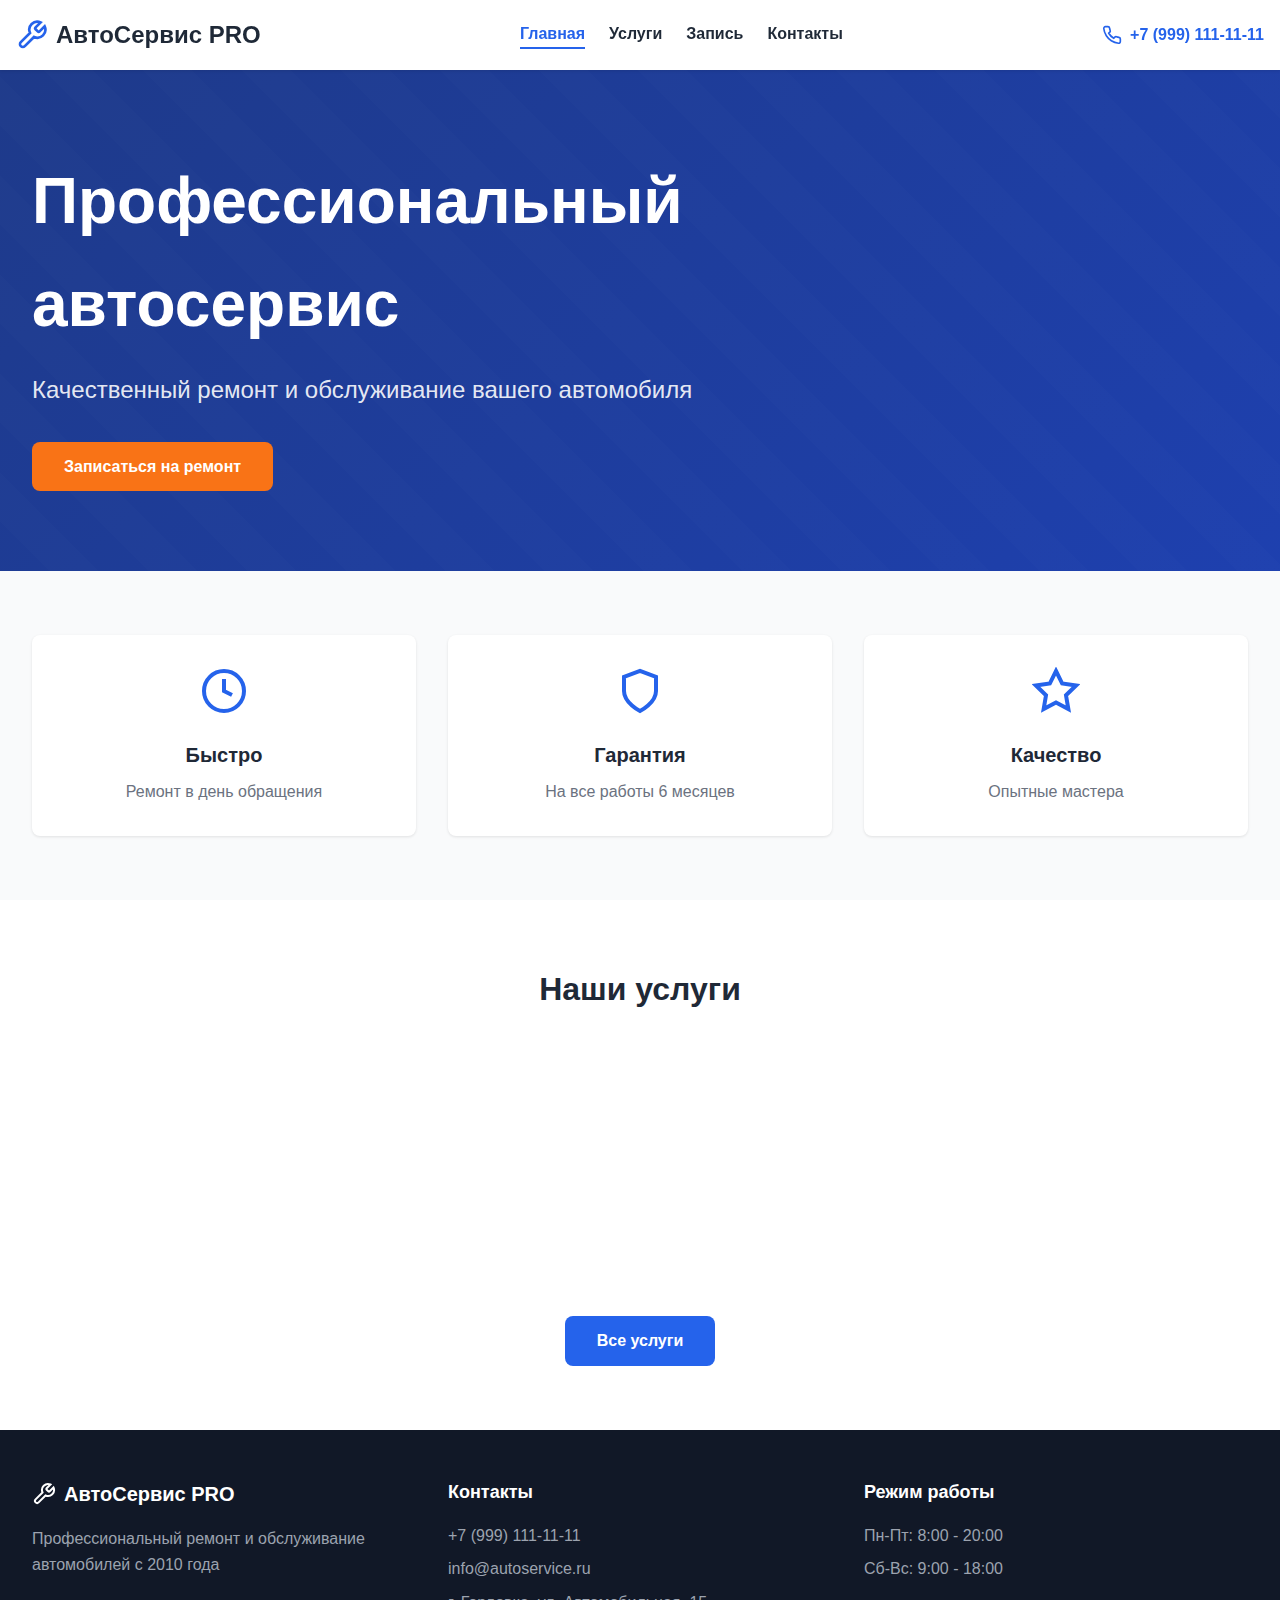
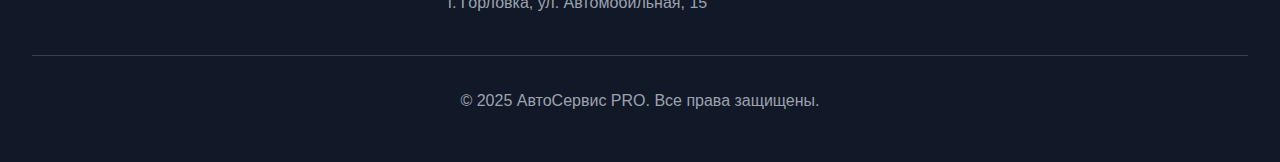
<file: index.html>
<!DOCTYPE html>
<html lang="ru">
<head>
  <meta charset="UTF-8">
  <meta name="viewport" content="width=device-width, initial-scale=1.0">
  <meta name="description" content="Профессиональный автосервис - качественный ремонт и обслуживание автомобилей">
  <meta name="keywords" content="автосервис, ремонт автомобилей, диагностика, шиномонтаж, техобслуживание">
  <title>АвтоСервис PRO - Главная</title>
  <link rel="stylesheet" href="styles.css">
</head>
<body>
<!-- Header -->
<header class="header">
  <div class="container">
    <div class="header-content">
      <div class="logo">
        <svg class="logo-icon" width="32" height="32" viewBox="0 0 24 24" fill="none" stroke="currentColor" stroke-width="2">
          <path d="M14.7 6.3a1 1 0 0 0 0 1.4l1.6 1.6a1 1 0 0 0 1.4 0l3.77-3.77a6 6 0 0 1-7.94 7.94l-6.91 6.91a2.12 2.12 0 0 1-3-3l6.91-6.91a6 6 0 0 1 7.94-7.94l-3.76 3.76z"/>
        </svg>
        <span class="logo-text">АвтоСервис PRO</span>
      </div>
      <nav class="nav-desktop">
        <a href="index.html" class="nav-link active">Главная</a>
        <a href="services.html" class="nav-link">Услуги</a>
        <a href="booking.html" class="nav-link">Запись</a>
        <a href="contacts.html" class="nav-link">Контакты</a>
      </nav>
      <div class="header-phone">
        <svg width="20" height="20" viewBox="0 0 24 24" fill="none" stroke="currentColor" stroke-width="2">
          <path d="M22 16.92v3a2 2 0 0 1-2.18 2 19.79 19.79 0 0 1-8.63-3.07 19.5 19.5 0 0 1-6-6 19.79 19.79 0 0 1-3.07-8.67A2 2 0 0 1 4.11 2h3a2 2 0 0 1 2 1.72 12.84 12.84 0 0 0 .7 2.81 2 2 0 0 1-.45 2.11L8.09 9.91a16 16 0 0 0 6 6l1.27-1.27a2 2 0 0 1 2.11-.45 12.84 12.84 0 0 0 2.81.7A2 2 0 0 1 22 16.92z"/>
        </svg>
        <span>+7 (999) 111-11-11</span>
      </div>
      <button class="mobile-menu-btn" id="mobileMenuBtn">
        <span></span>
        <span></span>
        <span></span>
      </button>
    </div>
    <nav class="nav-mobile" id="mobileMenu">
      <a href="index.html" class="nav-mobile-link active">Главная</a>
      <a href="services.html" class="nav-mobile-link">Услуги</a>
      <a href="booking.html" class="nav-mobile-link">Запись</a>
      <a href="contacts.html" class="nav-mobile-link">Контакты</a>
    </nav>
  </div>
</header>

<!-- Hero Section -->
<section class="hero">
  <div class="hero-overlay"></div>
  <div class="container">
    <div class="hero-content">
      <h1 class="hero-title">Профессиональный автосервис</h1>
      <p class="hero-subtitle">Качественный ремонт и обслуживание вашего автомобиля</p>
      <a href="booking.html" class="btn btn-primary">Записаться на ремонт</a>
    </div>
  </div>
</section>

<!-- Features Section -->
<section class="features">
  <div class="container">
    <div class="features-grid">
      <div class="feature-card">
        <svg class="feature-icon" width="48" height="48" viewBox="0 0 24 24" fill="none" stroke="currentColor" stroke-width="2">
          <circle cx="12" cy="12" r="10"/>
          <polyline points="12 6 12 12 16 14"/>
        </svg>
        <h3 class="feature-title">Быстро</h3>
        <p class="feature-desc">Ремонт в день обращения</p>
      </div>
      <div class="feature-card">
        <svg class="feature-icon" width="48" height="48" viewBox="0 0 24 24" fill="none" stroke="currentColor" stroke-width="2">
          <path d="M12 22s8-4 8-10V5l-8-3-8 3v7c0 6 8 10 8 10z"/>
        </svg>
        <h3 class="feature-title">Гарантия</h3>
        <p class="feature-desc">На все работы 6 месяцев</p>
      </div>
      <div class="feature-card">
        <svg class="feature-icon" width="48" height="48" viewBox="0 0 24 24" fill="none" stroke="currentColor" stroke-width="2">
          <polygon points="12 2 15.09 8.26 22 9.27 17 14.14 18.18 21.02 12 17.77 5.82 21.02 7 14.14 2 9.27 8.91 8.26 12 2"/>
        </svg>
        <h3 class="feature-title">Качество</h3>
        <p class="feature-desc">Опытные мастера</p>
      </div>
    </div>
  </div>
</section>

<!-- Services Preview Section -->
<section class="services-preview">
  <div class="container">
    <h2 class="section-title">Наши услуги</h2>
    <div class="services-grid">
      <article class="service-card">
        <svg class="service-icon" width="40" height="40" viewBox="0 0 24 24" fill="none" stroke="currentColor" stroke-width="2">
          <circle cx="12" cy="12" r="3"/>
          <path d="M12 1v6m0 6v6m5.196-13.196l-4.243 4.242m0 6.364l4.243 4.242m5.657-11.071l-4.243 4.242m-6.364 0l-4.242 4.243"/>
        </svg>
        <h3 class="service-name">Диагностика двигателя</h3>
        <p class="service-desc">Компьютерная диагностика всех систем</p>
        <p class="service-price">от 1500₽</p>
      </article>
      <article class="service-card">
        <svg class="service-icon" width="40" height="40" viewBox="0 0 24 24" fill="none" stroke="currentColor" stroke-width="2">
          <path d="M14.7 6.3a1 1 0 0 0 0 1.4l1.6 1.6a1 1 0 0 0 1.4 0l3.77-3.77a6 6 0 0 1-7.94 7.94l-6.91 6.91a2.12 2.12 0 0 1-3-3l6.91-6.91a6 6 0 0 1 7.94-7.94l-3.76 3.76z"/>
        </svg>
        <h3 class="service-name">Замена масла</h3>
        <p class="service-desc">Замена моторного масла и фильтров</p>
        <p class="service-price">от 800₽</p>
      </article>
      <article class="service-card">
        <svg class="service-icon" width="40" height="40" viewBox="0 0 24 24" fill="none" stroke="currentColor" stroke-width="2">
          <path d="M5 17H4a2 2 0 0 1-2-2V5a2 2 0 0 1 2-2h16a2 2 0 0 1 2 2v10a2 2 0 0 1-2 2h-1"/>
          <polygon points="12 15 17 21 7 21 12 15"/>
        </svg>
        <h3 class="service-name">Ремонт подвески</h3>
        <p class="service-desc">Диагностика и ремонт ходовой части</p>
        <p class="service-price">от 3000₽</p>
      </article>
    </div>
    <div class="section-footer">
      <a href="services.html" class="btn btn-secondary">Все услуги</a>
    </div>
  </div>
</section>

<!-- Footer -->
<footer class="footer">
  <div class="container">
    <div class="footer-content">
      <div class="footer-col">
        <div class="footer-logo">
          <svg class="footer-logo-icon" width="24" height="24" viewBox="0 0 24 24" fill="none" stroke="currentColor" stroke-width="2">
            <path d="M14.7 6.3a1 1 0 0 0 0 1.4l1.6 1.6a1 1 0 0 0 1.4 0l3.77-3.77a6 6 0 0 1-7.94 7.94l-6.91 6.91a2.12 2.12 0 0 1-3-3l6.91-6.91a6 6 0 0 1 7.94-7.94l-3.76 3.76z"/>
          </svg>
          <span>АвтоСервис PRO</span>
        </div>
        <p class="footer-text">Профессиональный ремонт и обслуживание автомобилей с 2010 года</p>
      </div>
      <div class="footer-col">
        <h3 class="footer-title">Контакты</h3>
        <p class="footer-text">+7 (999) 111-11-11</p>
        <p class="footer-text">info@autoservice.ru</p>
        <p class="footer-text">г. Горловка, ул. Автомобильная, 15</p>
      </div>
      <div class="footer-col">
        <h3 class="footer-title">Режим работы</h3>
        <p class="footer-text">Пн-Пт: 8:00 - 20:00</p>
        <p class="footer-text">Сб-Вс: 9:00 - 18:00</p>
      </div>
    </div>
    <div class="footer-bottom">
      <p>&copy; 2025 АвтоСервис PRO. Все права защищены.</p>
    </div>
  </div>
</footer>

<script src="script.js"></script>
</body>
</html>
</file>
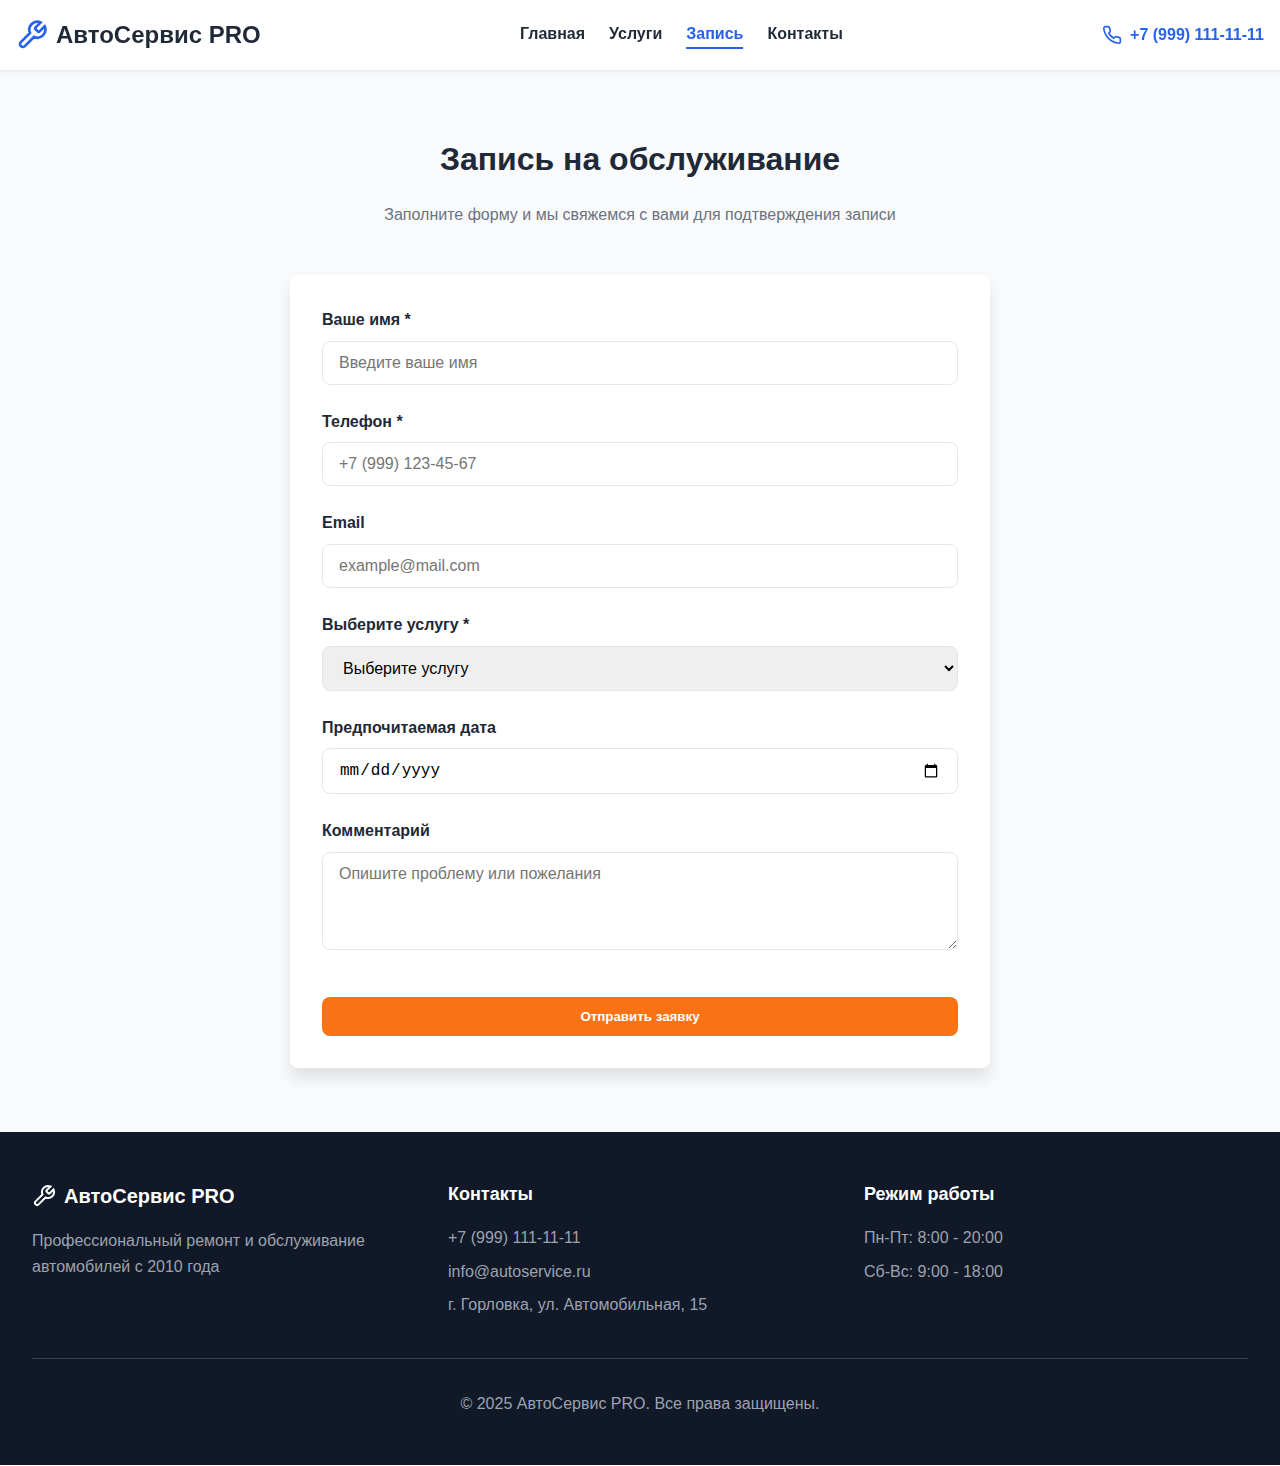
<file: booking.html>
<!DOCTYPE html>
<html lang="ru">
<head>
  <meta charset="UTF-8">
  <meta name="viewport" content="width=device-width, initial-scale=1.0">
  <meta name="description" content="Онлайн запись в автосервис - удобная форма бронирования">
  <meta name="keywords" content="запись в автосервис, онлайн запись, бронирование автосервиса">
  <title>Запись на обслуживание - АвтоСервис PRO</title>
  <link rel="stylesheet" href="styles.css">
</head>
<body>
<!-- Header -->
<header class="header">
  <div class="container">
    <div class="header-content">
      <div class="logo">
        <svg class="logo-icon" width="32" height="32" viewBox="0 0 24 24" fill="none" stroke="currentColor" stroke-width="2">
          <path d="M14.7 6.3a1 1 0 0 0 0 1.4l1.6 1.6a1 1 0 0 0 1.4 0l3.77-3.77a6 6 0 0 1-7.94 7.94l-6.91 6.91a2.12 2.12 0 0 1-3-3l6.91-6.91a6 6 0 0 1 7.94-7.94l-3.76 3.76z"/>
        </svg>
        <span class="logo-text">АвтоСервис PRO</span>
      </div>
      <nav class="nav-desktop">
        <a href="index.html" class="nav-link">Главная</a>
        <a href="services.html" class="nav-link">Услуги</a>
        <a href="booking.html" class="nav-link active">Запись</a>
        <a href="contacts.html" class="nav-link">Контакты</a>
      </nav>
      <div class="header-phone">
        <svg width="20" height="20" viewBox="0 0 24 24" fill="none" stroke="currentColor" stroke-width="2">
          <path d="M22 16.92v3a2 2 0 0 1-2.18 2 19.79 19.79 0 0 1-8.63-3.07 19.5 19.5 0 0 1-6-6 19.79 19.79 0 0 1-3.07-8.67A2 2 0 0 1 4.11 2h3a2 2 0 0 1 2 1.72 12.84 12.84 0 0 0 .7 2.81 2 2 0 0 1-.45 2.11L8.09 9.91a16 16 0 0 0 6 6l1.27-1.27a2 2 0 0 1 2.11-.45 12.84 12.84 0 0 0 2.81.7A2 2 0 0 1 22 16.92z"/>
        </svg>
        <span>+7 (999) 111-11-11</span>
      </div>
      <button class="mobile-menu-btn" id="mobileMenuBtn">
        <span></span>
        <span></span>
        <span></span>
      </button>
    </div>
    <nav class="nav-mobile" id="mobileMenu">
      <a href="index.html" class="nav-mobile-link">Главная</a>
      <a href="services.html" class="nav-mobile-link">Услуги</a>
      <a href="booking.html" class="nav-mobile-link active">Запись</a>
      <a href="contacts.html" class="nav-mobile-link">Контакты</a>
    </nav>
  </div>
</header>

<!-- Booking Section -->
<section class="page-content booking-page">
  <div class="container">
    <div class="booking-container">
      <h1 class="page-title">Запись на обслуживание</h1>
      <p class="page-subtitle">Заполните форму и мы свяжемся с вами для подтверждения записи</p>

      <div class="booking-form-wrapper">
        <div class="form-group">
          <label for="name" class="form-label">Ваше имя *</label>
          <input
                  type="text"
                  id="name"
                  name="name"
                  class="form-input"
                  placeholder="Введите ваше имя"
                  required
                  minlength="2"
                  maxlength="50"
          >
          <span class="form-error" id="nameError"></span>
        </div>

        <div class="form-group">
          <label for="phone" class="form-label">Телефон *</label>
          <input
                  type="tel"
                  id="phone"
                  name="phone"
                  class="form-input"
                  placeholder="+7 (999) 123-45-67"
                  required
                  pattern="[\+]?[0-9]{1,4}?[\s\-\(\)]?[0-9]{1,4}?[\s\-\(\)]?[0-9]{1,4}?[\s\-\(\)]?[0-9]{1,9}"
          >
          <span class="form-error" id="phoneError"></span>
        </div>

        <div class="form-group">
          <label for="email" class="form-label">Email</label>
          <input
                  type="email"
                  id="email"
                  name="email"
                  class="form-input"
                  placeholder="example@mail.com"
          >
          <span class="form-error" id="emailError"></span>
        </div>

        <div class="form-group">
          <label for="service" class="form-label">Выберите услугу *</label>
          <select
                  id="service"
                  name="service"
                  class="form-input"
                  required
          >
            <option value="">Выберите услугу</option>
            <option value="diagnostics">Диагностика двигателя</option>
            <option value="oil">Замена масла</option>
            <option value="suspension">Ремонт подвески</option>
            <option value="tires">Шиномонтаж</option>
            <option value="maintenance">Техобслуживание</option>
            <option value="brakes">Ремонт тормозов</option>
          </select>
          <span class="form-error" id="serviceError"></span>
        </div>

        <div class="form-group">
          <label for="date" class="form-label">Предпочитаемая дата</label>
          <input
                  type="date"
                  id="date"
                  name="date"
                  class="form-input"
          >
        </div>

        <div class="form-group">
          <label for="message" class="form-label">Комментарий</label>
          <textarea
                  id="message"
                  name="message"
                  class="form-textarea"
                  rows="4"
                  placeholder="Опишите проблему или пожелания"
                  maxlength="500"
          ></textarea>
        </div>

        <button type="button" class="btn btn-primary btn-submit" id="submitBtn">
          Отправить заявку
        </button>
      </div>
    </div>
  </div>
</section>

<!-- Footer -->
<footer class="footer">
  <div class="container">
    <div class="footer-content">
      <div class="footer-col">
        <div class="footer-logo">
          <svg class="footer-logo-icon" width="24" height="24" viewBox="0 0 24 24" fill="none" stroke="currentColor" stroke-width="2">
            <path d="M14.7 6.3a1 1 0 0 0 0 1.4l1.6 1.6a1 1 0 0 0 1.4 0l3.77-3.77a6 6 0 0 1-7.94 7.94l-6.91 6.91a2.12 2.12 0 0 1-3-3l6.91-6.91a6 6 0 0 1 7.94-7.94l-3.76 3.76z"/>
          </svg>
          <span>АвтоСервис PRO</span>
        </div>
        <p class="footer-text">Профессиональный ремонт и обслуживание автомобилей с 2010 года</p>
      </div>
      <div class="footer-col">
        <h3 class="footer-title">Контакты</h3>
        <p class="footer-text">+7 (999) 111-11-11</p>
        <p class="footer-text">info@autoservice.ru</p>
        <p class="footer-text">г. Горловка, ул. Автомобильная, 15</p>
      </div>
      <div class="footer-col">
        <h3 class="footer-title">Режим работы</h3>
        <p class="footer-text">Пн-Пт: 8:00 - 20:00</p>
        <p class="footer-text">Сб-Вс: 9:00 - 18:00</p>
      </div>
    </div>
    <div class="footer-bottom">
      <p>&copy; 2025 АвтоСервис PRO. Все права защищены.</p>
    </div>
  </div>
</footer>

<script src="script.js"></script>
</body>
</html>
</file>
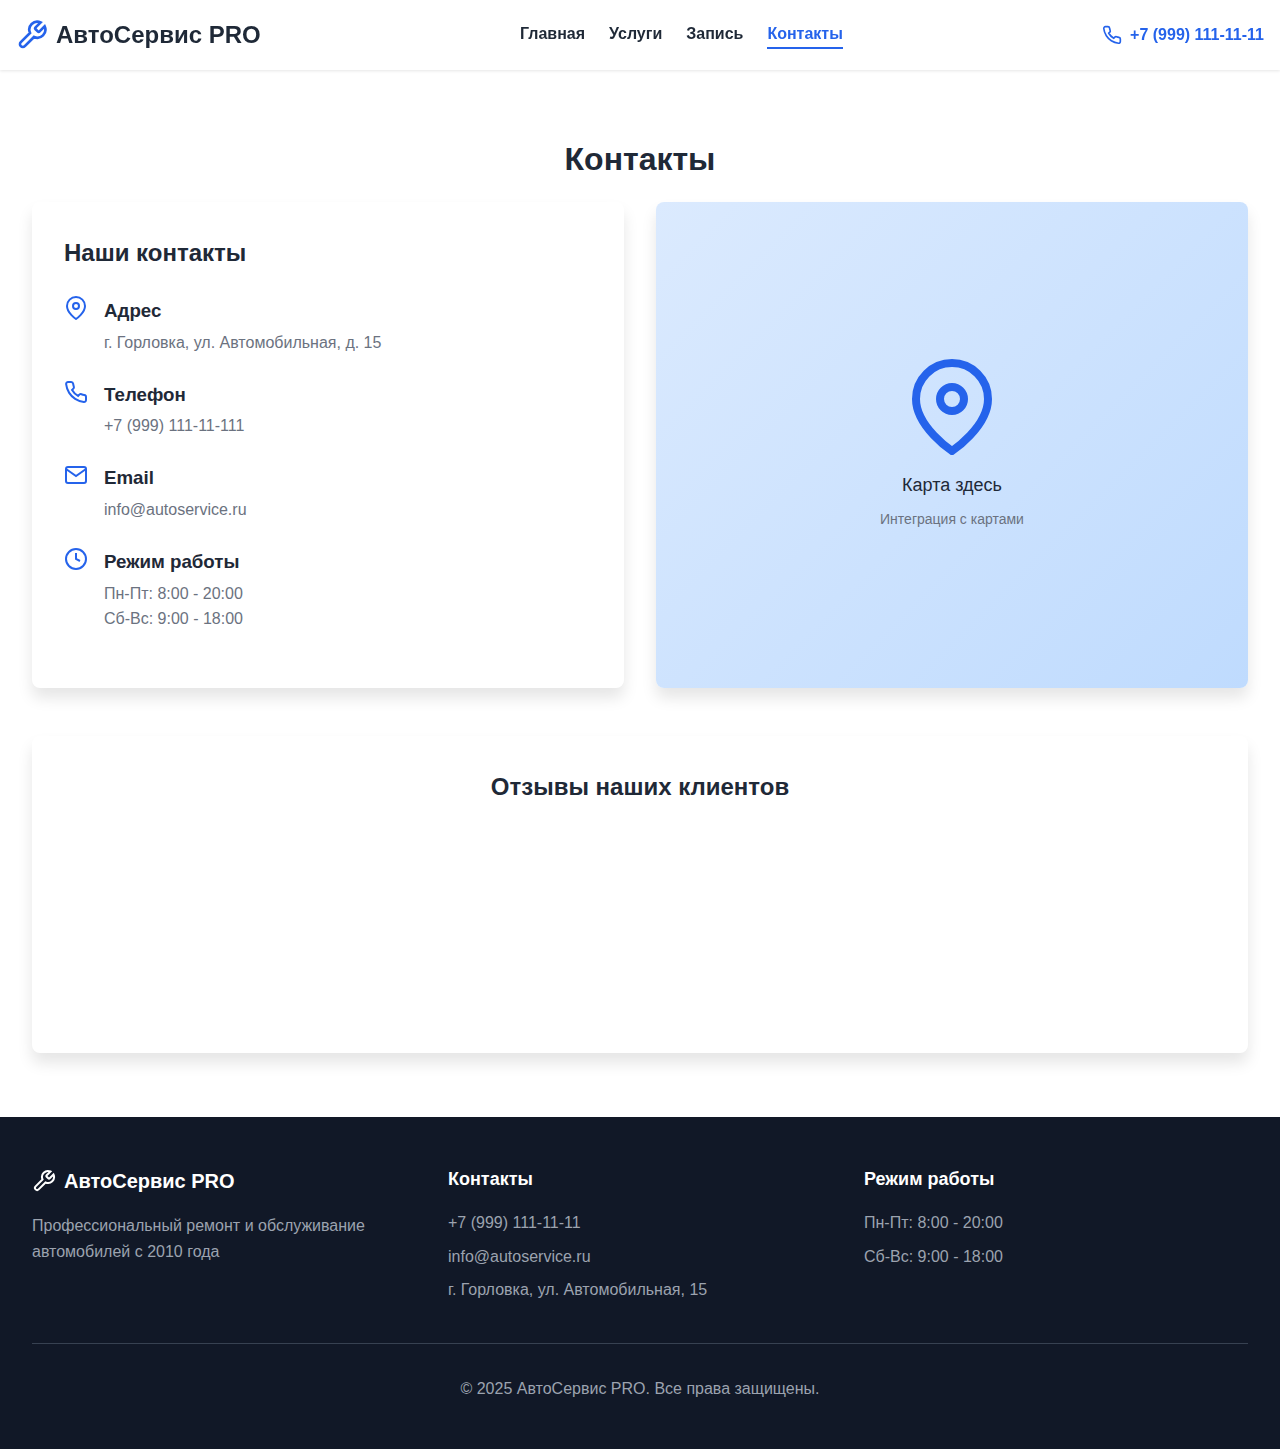
<file: contacts.html>
<!DOCTYPE html>
<html lang="ru">
<head>
  <meta charset="UTF-8">
  <meta name="viewport" content="width=device-width, initial-scale=1.0">
  <meta name="description" content="Контакты автосервиса - адрес, телефон, режим работы, отзывы клиентов">
  <meta name="keywords" content="контакты автосервиса, адрес автосервиса, телефон автосервиса, отзывы">
  <title>Контакты - АвтоСервис PRO</title>
  <link rel="stylesheet" href="styles.css">
</head>
<body>
<!-- Header -->
<header class="header">
  <div class="container">
    <div class="header-content">
      <div class="logo">
        <svg class="logo-icon" width="32" height="32" viewBox="0 0 24 24" fill="none" stroke="currentColor" stroke-width="2">
          <path d="M14.7 6.3a1 1 0 0 0 0 1.4l1.6 1.6a1 1 0 0 0 1.4 0l3.77-3.77a6 6 0 0 1-7.94 7.94l-6.91 6.91a2.12 2.12 0 0 1-3-3l6.91-6.91a6 6 0 0 1 7.94-7.94l-3.76 3.76z"/>
        </svg>
        <span class="logo-text">АвтоСервис PRO</span>
      </div>
      <nav class="nav-desktop">
        <a href="index.html" class="nav-link">Главная</a>
        <a href="services.html" class="nav-link">Услуги</a>
        <a href="booking.html" class="nav-link">Запись</a>
        <a href="contacts.html" class="nav-link active">Контакты</a>
      </nav>
      <div class="header-phone">
        <svg width="20" height="20" viewBox="0 0 24 24" fill="none" stroke="currentColor" stroke-width="2">
          <path d="M22 16.92v3a2 2 0 0 1-2.18 2 19.79 19.79 0 0 1-8.63-3.07 19.5 19.5 0 0 1-6-6 19.79 19.79 0 0 1-3.07-8.67A2 2 0 0 1 4.11 2h3a2 2 0 0 1 2 1.72 12.84 12.84 0 0 0 .7 2.81 2 2 0 0 1-.45 2.11L8.09 9.91a16 16 0 0 0 6 6l1.27-1.27a2 2 0 0 1 2.11-.45 12.84 12.84 0 0 0 2.81.7A2 2 0 0 1 22 16.92z"/>
        </svg>
        <span>+7 (999) 111-11-11</span>
      </div>
      <button class="mobile-menu-btn" id="mobileMenuBtn">
        <span></span>
        <span></span>
        <span></span>
      </button>
    </div>
    <nav class="nav-mobile" id="mobileMenu">
      <a href="index.html" class="nav-mobile-link">Главная</a>
      <a href="services.html" class="nav-mobile-link">Услуги</a>
      <a href="booking.html" class="nav-mobile-link">Запись</a>
      <a href="contacts.html" class="nav-mobile-link active">Контакты</a>
    </nav>
  </div>
</header>

<!-- Contacts Section -->
<section class="page-content">
  <div class="container">
    <h1 class="page-title">Контакты</h1>

    <div class="contacts-grid">
      <div class="contacts-info">
        <h2 class="contacts-subtitle">Наши контакты</h2>
        <div class="contact-item">
          <svg class="contact-icon" width="24" height="24" viewBox="0 0 24 24" fill="none" stroke="currentColor" stroke-width="2">
            <path d="M21 10c0 7-9 13-9 13s-9-6-9-13a9 9 0 0 1 18 0z"/>
            <circle cx="12" cy="10" r="3"/>
          </svg>
          <div>
            <h3 class="contact-title">Адрес</h3>
            <p class="contact-text">г. Горловка, ул. Автомобильная, д. 15</p>
          </div>
        </div>
        <div class="contact-item">
          <svg class="contact-icon" width="24" height="24" viewBox="0 0 24 24" fill="none" stroke="currentColor" stroke-width="2">
            <path d="M22 16.92v3a2 2 0 0 1-2.18 2 19.79 19.79 0 0 1-8.63-3.07 19.5 19.5 0 0 1-6-6 19.79 19.79 0 0 1-3.07-8.67A2 2 0 0 1 4.11 2h3a2 2 0 0 1 2 1.72 12.84 12.84 0 0 0 .7 2.81 2 2 0 0 1-.45 2.11L8.09 9.91a16 16 0 0 0 6 6l1.27-1.27a2 2 0 0 1 2.11-.45 12.84 12.84 0 0 0 2.81.7A2 2 0 0 1 22 16.92z"/>
          </svg>
          <div>
            <h3 class="contact-title">Телефон</h3>
            <p class="contact-text">+7 (999) 111-11-111</p>
          </div>
        </div>
        <div class="contact-item">
          <svg class="contact-icon" width="24" height="24" viewBox="0 0 24 24" fill="none" stroke="currentColor" stroke-width="2">
            <path d="M4 4h16c1.1 0 2 .9 2 2v12c0 1.1-.9 2-2 2H4c-1.1 0-2-.9-2-2V6c0-1.1.9-2 2-2z"/>
            <polyline points="22,6 12,13 2,6"/>
          </svg>
          <div>
            <h3 class="contact-title">Email</h3>
            <p class="contact-text">info@autoservice.ru</p>
          </div>
        </div>
        <div class="contact-item">
          <svg class="contact-icon" width="24" height="24" viewBox="0 0 24 24" fill="none" stroke="currentColor" stroke-width="2">
            <circle cx="12" cy="12" r="10"/>
            <polyline points="12 6 12 12 16 14"/>
          </svg>
          <div>
            <h3 class="contact-title">Режим работы</h3>
            <p class="contact-text">Пн-Пт: 8:00 - 20:00</p>
            <p class="contact-text">Сб-Вс: 9:00 - 18:00</p>
          </div>
        </div>
      </div>

      <div class="map-placeholder">
        <svg class="map-icon" width="96" height="96" viewBox="0 0 24 24" fill="none" stroke="currentColor" stroke-width="2">
          <path d="M21 10c0 7-9 13-9 13s-9-6-9-13a9 9 0 0 1 18 0z"/>
          <circle cx="12" cy="10" r="3"/>
        </svg>
        <p class="map-text">Карта здесь</p>
        <p class="map-subtext">Интеграция с картами</p>
      </div>
    </div>

    <!-- Reviews Section -->
    <div class="reviews-section">
      <h2 class="reviews-title">Отзывы наших клиентов</h2>
      <div class="reviews-grid">
        <article class="review-card">
          <div class="review-header">
            <div class="review-avatar">А</div>
            <div>
              <h3 class="review-name">Алексей М.</h3>
              <div class="review-rating">
                <svg class="star-icon" width="16" height="16" viewBox="0 0 24 24" fill="currentColor">
                  <polygon points="12 2 15.09 8.26 22 9.27 17 14.14 18.18 21.02 12 17.77 5.82 21.02 7 14.14 2 9.27 8.91 8.26 12 2"/>
                </svg>
                <svg class="star-icon" width="16" height="16" viewBox="0 0 24 24" fill="currentColor">
                  <polygon points="12 2 15.09 8.26 22 9.27 17 14.14 18.18 21.02 12 17.77 5.82 21.02 7 14.14 2 9.27 8.91 8.26 12 2"/>
                </svg>
                <svg class="star-icon" width="16" height="16" viewBox="0 0 24 24" fill="currentColor">
                  <polygon points="12 2 15.09 8.26 22 9.27 17 14.14 18.18 21.02 12 17.77 5.82 21.02 7 14.14 2 9.27 8.91 8.26 12 2"/>
                </svg>
                <svg class="star-icon" width="16" height="16" viewBox="0 0 24 24" fill="currentColor">
                  <polygon points="12 2 15.09 8.26 22 9.27 17 14.14 18.18 21.02 12 17.77 5.82 21.02 7 14.14 2 9.27 8.91 8.26 12 2"/>
                </svg>
                <svg class="star-icon" width="16" height="16" viewBox="0 0 24 24" fill="currentColor">
                  <polygon points="12 2 15.09 8.26 22 9.27 17 14.14 18.18 21.02 12 17.77 5.82 21.02 7 14.14 2 9.27 8.91 8.26 12 2"/>
                </svg>
              </div>
            </div>
          </div>
          <p class="review-text">Отличный сервис! Быстро и качественно отремонтировали подвеску. Мастера профессионалы своего дела.</p>
        </article>

        <article class="review-card">
          <div class="review-header">
            <div class="review-avatar">М</div>
            <div>
              <h3 class="review-name">Мария К.</h3>
              <div class="review-rating">
                <svg class="star-icon" width="16" height="16" viewBox="0 0 24 24" fill="currentColor">
                  <polygon points="12 2 15.09 8.26 22 9.27 17 14.14 18.18 21.02 12 17.77 5.82 21.02 7 14.14 2 9.27 8.91 8.26 12 2"/>
                </svg>
                <svg class="star-icon" width="16" height="16" viewBox="0 0 24 24" fill="currentColor">
                  <polygon points="12 2 15.09 8.26 22 9.27 17 14.14 18.18 21.02 12 17.77 5.82 21.02 7 14.14 2 9.27 8.91 8.26 12 2"/>
                </svg>
                <svg class="star-icon" width="16" height="16" viewBox="0 0 24 24" fill="currentColor">
                  <polygon points="12 2 15.09 8.26 22 9.27 17 14.14 18.18 21.02 12 17.77 5.82 21.02 7 14.14 2 9.27 8.91 8.26 12 2"/>
                </svg>
                <svg class="star-icon" width="16" height="16" viewBox="0 0 24 24" fill="currentColor">
                  <polygon points="12 2 15.09 8.26 22 9.27 17 14.14 18.18 21.02 12 17.77 5.82 21.02 7 14.14 2 9.27 8.91 8.26 12 2"/>
                </svg>
                <svg class="star-icon" width="16" height="16" viewBox="0 0 24 24" fill="currentColor">
                  <polygon points="12 2 15.09 8.26 22 9.27 17 14.14 18.18 21.02 12 17.77 5.82 21.02 7 14.14 2 9.27 8.91 8.26 12 2"/>
                </svg>
              </div>
            </div>
          </div>
          <p class="review-text">Профессиональные мастера, адекватные цены. Рекомендую этот автосервис всем своим знакомым!</p>
        </article>

        <article class="review-card">
          <div class="review-header">
            <div class="review-avatar">Д</div>
            <div>
              <h3 class="review-name">Дмитрий В.</h3>
              <div class="review-rating">
                <svg class="star-icon" width="16" height="16" viewBox="0 0 24 24" fill="currentColor">
                  <polygon points="12 2 15.09 8.26 22 9.27 17 14.14 18.18 21.02 12 17.77 5.82 21.02 7 14.14 2 9.27 8.91 8.26 12 2"/>
                </svg>
                <svg class="star-icon" width="16" height="16" viewBox="0 0 24 24" fill="currentColor">
                  <polygon points="12 2 15.09 8.26 22 9.27 17 14.14 18.18 21.02 12 17.77 5.82 21.02 7 14.14 2 9.27 8.91 8.26 12 2"/>
                </svg>
                <svg class="star-icon" width="16" height="16" viewBox="0 0 24 24" fill="currentColor">
                  <polygon points="12 2 15.09 8.26 22 9.27 17 14.14 18.18 21.02 12 17.77 5.82 21.02 7 14.14 2 9.27 8.91 8.26 12 2"/>
                </svg>
                <svg class="star-icon" width="16" height="16" viewBox="0 0 24 24" fill="currentColor">
                  <polygon points="12 2 15.09 8.26 22 9.27 17 14.14 18.18 21.02 12 17.77 5.82 21.02 7 14.14 2 9.27 8.91 8.26 12 2"/>
                </svg>
                <svg class="star-icon" width="16" height="16" viewBox="0 0 24 24" fill="currentColor">
                  <polygon points="12 2 15.09 8.26 22 9.27 17 14.14 18.18 21.02 12 17.77 5.82 21.02 7 14.14 2 9.27 8.91 8.26 12 2"/>
                </svg>
              </div>
            </div>
          </div>
          <p class="review-text">Делал ТО здесь уже 3 раза. Всегда доволен результатом. Буду обращаться еще!</p>
        </article>
      </div>
    </div>
  </div>
</section>

<!-- Footer -->
<footer class="footer">
  <div class="container">
    <div class="footer-content">
      <div class="footer-col">
        <div class="footer-logo">
          <svg class="footer-logo-icon" width="24" height="24" viewBox="0 0 24 24" fill="none" stroke="currentColor" stroke-width="2">
            <path d="M14.7 6.3a1 1 0 0 0 0 1.4l1.6 1.6a1 1 0 0 0 1.4 0l3.77-3.77a6 6 0 0 1-7.94 7.94l-6.91 6.91a2.12 2.12 0 0 1-3-3l6.91-6.91a6 6 0 0 1 7.94-7.94l-3.76 3.76z"/>
          </svg>
          <span>АвтоСервис PRO</span>
        </div>
        <p class="footer-text">Профессиональный ремонт и обслуживание автомобилей с 2010 года</p>
      </div>
      <div class="footer-col">
        <h3 class="footer-title">Контакты</h3>
        <p class="footer-text">+7 (999) 111-11-11</p>
        <p class="footer-text">info@autoservice.ru</p>
        <p class="footer-text">г. Горловка, ул. Автомобильная, 15</p>
      </div>
      <div class="footer-col">
        <h3 class="footer-title">Режим работы</h3>
        <p class="footer-text">Пн-Пт: 8:00 - 20:00</p>
        <p class="footer-text">Сб-Вс: 9:00 - 18:00</p>
      </div>
    </div>
    <div class="footer-bottom">
      <p>&copy; 2025 АвтоСервис PRO. Все права защищены.</p>
    </div>
  </div>
</footer>

<script src="script.js"></script>
</body>
</html>
</file>
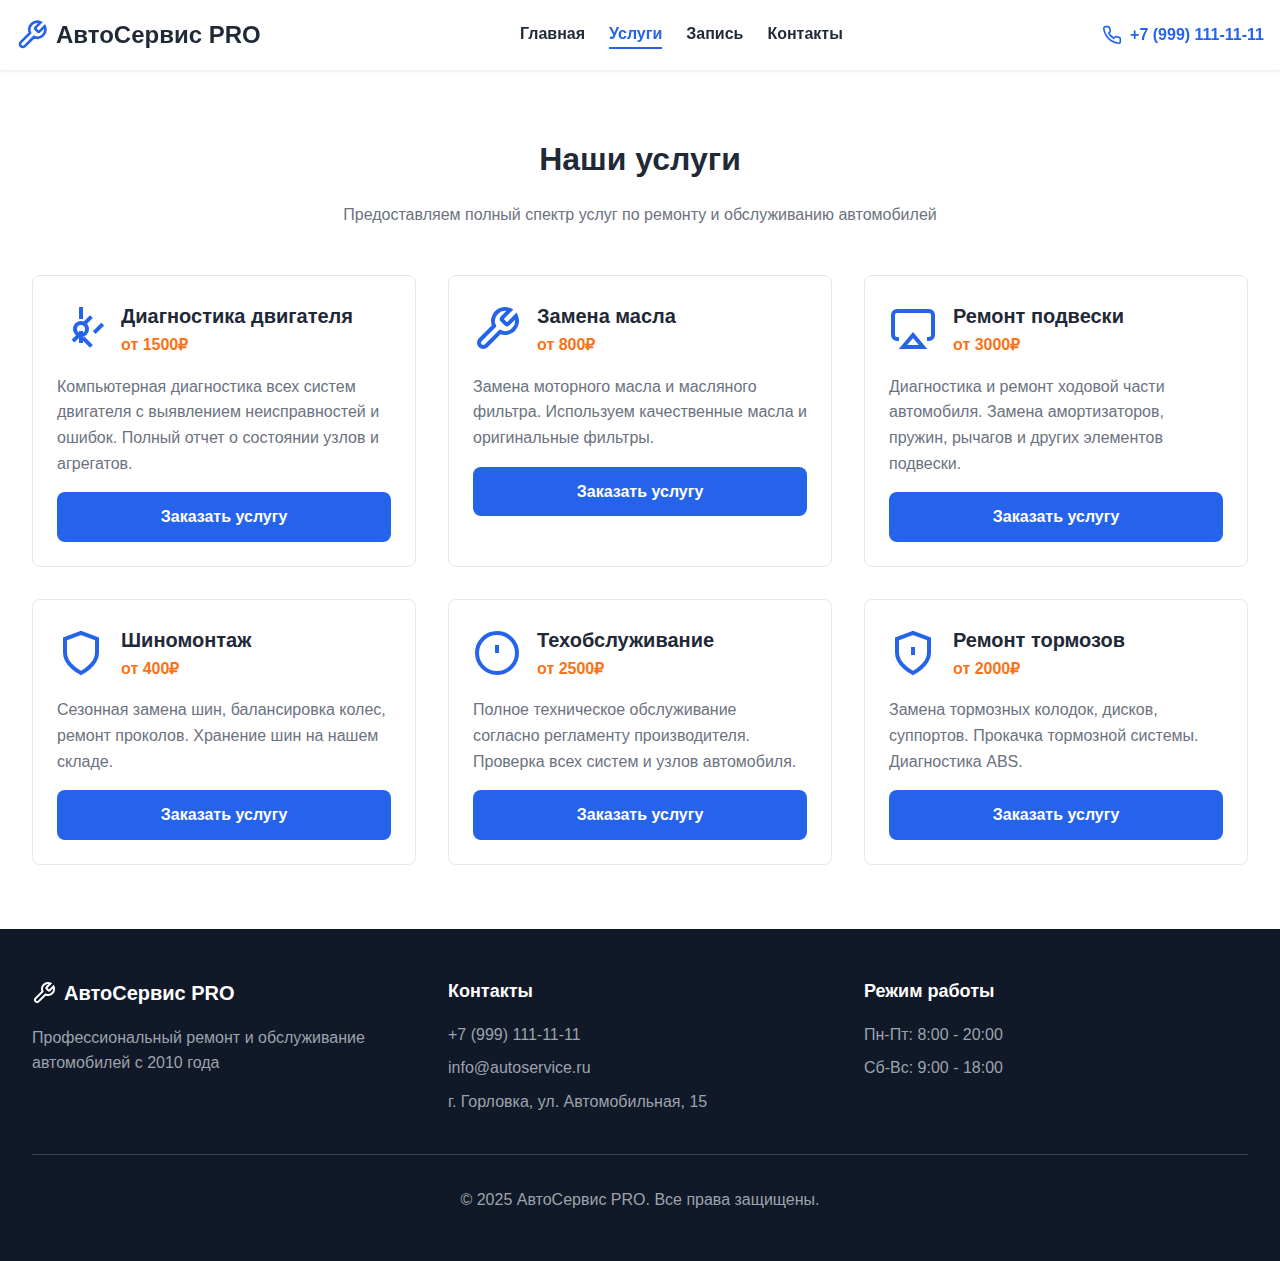
<file: services.html>
<!DOCTYPE html>
<html lang="ru">
<head>
  <meta charset="UTF-8">
  <meta name="viewport" content="width=device-width, initial-scale=1.0">
  <meta name="description" content="Полный спектр услуг автосервиса - диагностика, ремонт, техобслуживание">
  <meta name="keywords" content="услуги автосервиса, диагностика двигателя, замена масла, ремонт подвески, шиномонтаж">
  <title>Услуги - АвтоСервис PRO</title>
  <link rel="stylesheet" href="styles.css">
</head>
<body>
<!-- Header -->
<header class="header">
  <div class="container">
    <div class="header-content">
      <div class="logo">
        <svg class="logo-icon" width="32" height="32" viewBox="0 0 24 24" fill="none" stroke="currentColor" stroke-width="2">
          <path d="M14.7 6.3a1 1 0 0 0 0 1.4l1.6 1.6a1 1 0 0 0 1.4 0l3.77-3.77a6 6 0 0 1-7.94 7.94l-6.91 6.91a2.12 2.12 0 0 1-3-3l6.91-6.91a6 6 0 0 1 7.94-7.94l-3.76 3.76z"/>
        </svg>
        <span class="logo-text">АвтоСервис PRO</span>
      </div>
      <nav class="nav-desktop">
        <a href="index.html" class="nav-link">Главная</a>
        <a href="services.html" class="nav-link active">Услуги</a>
        <a href="booking.html" class="nav-link">Запись</a>
        <a href="contacts.html" class="nav-link">Контакты</a>
      </nav>
      <div class="header-phone">
        <svg width="20" height="20" viewBox="0 0 24 24" fill="none" stroke="currentColor" stroke-width="2">
          <path d="M22 16.92v3a2 2 0 0 1-2.18 2 19.79 19.79 0 0 1-8.63-3.07 19.5 19.5 0 0 1-6-6 19.79 19.79 0 0 1-3.07-8.67A2 2 0 0 1 4.11 2h3a2 2 0 0 1 2 1.72 12.84 12.84 0 0 0 .7 2.81 2 2 0 0 1-.45 2.11L8.09 9.91a16 16 0 0 0 6 6l1.27-1.27a2 2 0 0 1 2.11-.45 12.84 12.84 0 0 0 2.81.7A2 2 0 0 1 22 16.92z"/>
        </svg>
        <span>+7 (999) 111-11-11</span>
      </div>
      <button class="mobile-menu-btn" id="mobileMenuBtn">
        <span></span>
        <span></span>
        <span></span>
      </button>
    </div>
    <nav class="nav-mobile" id="mobileMenu">
      <a href="index.html" class="nav-mobile-link">Главная</a>
      <a href="services.html" class="nav-mobile-link active">Услуги</a>
      <a href="booking.html" class="nav-mobile-link">Запись</a>
      <a href="contacts.html" class="nav-mobile-link">Контакты</a>
    </nav>
  </div>
</header>

<!-- Services Section -->
<section class="page-content">
  <div class="container">
    <h1 class="page-title">Наши услуги</h1>
    <p class="page-subtitle">Предоставляем полный спектр услуг по ремонту и обслуживанию автомобилей</p>

    <div class="services-full-grid">
      <article class="service-card-full">
        <div class="service-card-header">
          <svg class="service-icon-large" width="48" height="48" viewBox="0 0 24 24" fill="none" stroke="currentColor" stroke-width="2">
            <circle cx="12" cy="12" r="3"/>
            <path d="M12 1v6m0 6v6m5.196-13.196l-4.243 4.242m0 6.364l4.243 4.242m5.657-11.071l-4.243 4.242m-6.364 0l-4.242 4.243"/>
          </svg>
          <div>
            <h3 class="service-name-large">Диагностика двигателя</h3>
            <p class="service-price-large">от 1500₽</p>
          </div>
        </div>
        <p class="service-desc-full">Компьютерная диагностика всех систем двигателя с выявлением неисправностей и ошибок. Полный отчет о состоянии узлов и агрегатов.</p>
        <a href="booking.html" class="btn btn-service">Заказать услугу</a>
      </article>

      <article class="service-card-full">
        <div class="service-card-header">
          <svg class="service-icon-large" width="48" height="48" viewBox="0 0 24 24" fill="none" stroke="currentColor" stroke-width="2">
            <path d="M14.7 6.3a1 1 0 0 0 0 1.4l1.6 1.6a1 1 0 0 0 1.4 0l3.77-3.77a6 6 0 0 1-7.94 7.94l-6.91 6.91a2.12 2.12 0 0 1-3-3l6.91-6.91a6 6 0 0 1 7.94-7.94l-3.76 3.76z"/>
          </svg>
          <div>
            <h3 class="service-name-large">Замена масла</h3>
            <p class="service-price-large">от 800₽</p>
          </div>
        </div>
        <p class="service-desc-full">Замена моторного масла и масляного фильтра. Используем качественные масла и оригинальные фильтры.</p>
        <a href="booking.html" class="btn btn-service">Заказать услугу</a>
      </article>

      <article class="service-card-full">
        <div class="service-card-header">
          <svg class="service-icon-large" width="48" height="48" viewBox="0 0 24 24" fill="none" stroke="currentColor" stroke-width="2">
            <path d="M5 17H4a2 2 0 0 1-2-2V5a2 2 0 0 1 2-2h16a2 2 0 0 1 2 2v10a2 2 0 0 1-2 2h-1"/>
            <polygon points="12 15 17 21 7 21 12 15"/>
          </svg>
          <div>
            <h3 class="service-name-large">Ремонт подвески</h3>
            <p class="service-price-large">от 3000₽</p>
          </div>
        </div>
        <p class="service-desc-full">Диагностика и ремонт ходовой части автомобиля. Замена амортизаторов, пружин, рычагов и других элементов подвески.</p>
        <a href="booking.html" class="btn btn-service">Заказать услугу</a>
      </article>

      <article class="service-card-full">
        <div class="service-card-header">
          <svg class="service-icon-large" width="48" height="48" viewBox="0 0 24 24" fill="none" stroke="currentColor" stroke-width="2">
            <path d="M12 22s8-4 8-10V5l-8-3-8 3v7c0 6 8 10 8 10z"/>
          </svg>
          <div>
            <h3 class="service-name-large">Шиномонтаж</h3>
            <p class="service-price-large">от 400₽</p>
          </div>
        </div>
        <p class="service-desc-full">Сезонная замена шин, балансировка колес, ремонт проколов. Хранение шин на нашем складе.</p>
        <a href="booking.html" class="btn btn-service">Заказать услугу</a>
      </article>

      <article class="service-card-full">
        <div class="service-card-header">
          <svg class="service-icon-large" width="48" height="48" viewBox="0 0 24 24" fill="none" stroke="currentColor" stroke-width="2">
            <circle cx="12" cy="12" r="10"/>
            <line x1="12" y1="8" x2="12" y2="12"/>
            <line x1="12" y1="16" x2="12.01" y2="16"/>
          </svg>
          <div>
            <h3 class="service-name-large">Техобслуживание</h3>
            <p class="service-price-large">от 2500₽</p>
          </div>
        </div>
        <p class="service-desc-full">Полное техническое обслуживание согласно регламенту производителя. Проверка всех систем и узлов автомобиля.</p>
        <a href="booking.html" class="btn btn-service">Заказать услугу</a>
      </article>

      <article class="service-card-full">
        <div class="service-card-header">
          <svg class="service-icon-large" width="48" height="48" viewBox="0 0 24 24" fill="none" stroke="currentColor" stroke-width="2">
            <path d="M12 22s8-4 8-10V5l-8-3-8 3v7c0 6 8 10 8 10z"/>
            <line x1="12" y1="9" x2="12" y2="13"/>
            <line x1="12" y1="17" x2="12.01" y2="17"/>
          </svg>
          <div>
            <h3 class="service-name-large">Ремонт тормозов</h3>
            <p class="service-price-large">от 2000₽</p>
          </div>
        </div>
        <p class="service-desc-full">Замена тормозных колодок, дисков, суппортов. Прокачка тормозной системы. Диагностика ABS.</p>
        <a href="booking.html" class="btn btn-service">Заказать услугу</a>
      </article>
    </div>
  </div>
</section>

<!-- Footer -->
<footer class="footer">
  <div class="container">
    <div class="footer-content">
      <div class="footer-col">
        <div class="footer-logo">
          <svg class="footer-logo-icon" width="24" height="24" viewBox="0 0 24 24" fill="none" stroke="currentColor" stroke-width="2">
            <path d="M14.7 6.3a1 1 0 0 0 0 1.4l1.6 1.6a1 1 0 0 0 1.4 0l3.77-3.77a6 6 0 0 1-7.94 7.94l-6.91 6.91a2.12 2.12 0 0 1-3-3l6.91-6.91a6 6 0 0 1 7.94-7.94l-3.76 3.76z"/>
          </svg>
          <span>АвтоСервис PRO</span>
        </div>
        <p class="footer-text">Профессиональный ремонт и обслуживание автомобилей с 2010 года</p>
      </div>
      <div class="footer-col">
        <h3 class="footer-title">Контакты</h3>
        <p class="footer-text">+7 (999) 111-11-11</p>
        <p class="footer-text">info@autoservice.ru</p>
        <p class="footer-text">г. Горловка, ул. Автомобильная, 15</p>
      </div>
      <div class="footer-col">
        <h3 class="footer-title">Режим работы</h3>
        <p class="footer-text">Пн-Пт: 8:00 - 20:00</p>
        <p class="footer-text">Сб-Вс: 9:00 - 18:00</p>
      </div>
    </div>
    <div class="footer-bottom">
      <p>&copy; 2025 АвтоСервис PRO. Все права защищены.</p>
    </div>
  </div>
</footer>

<script src="script.js"></script>
</body>
</html>
</file>
<file: styles.css>
/* ===== ОСНОВНЫЕ СТИЛИ ===== */
* {
    margin: 0;
    padding: 0;
    box-sizing: border-box;
}

:root {
    --primary-color: #2563eb;
    --secondary-color: #1e40af;
    --accent-color: #f97316;
    --text-dark: #1f2937;
    --text-gray: #6b7280;
    --bg-light: #f9fafb;
    --white: #ffffff;
    --border-color: #e5e7eb;
    --shadow: 0 1px 3px rgba(0,0,0,0.1);
    --shadow-lg: 0 10px 15px rgba(0,0,0,0.1);
}

body {
    font-family: -apple-system, BlinkMacSystemFont, 'Segoe UI', Roboto, 'Helvetica Neue', Arial, sans-serif;
    line-height: 1.6;
    color: var(--text-dark);
    background-color: var(--white);
}

.container {
    max-width: 1200px;
    margin: 0 auto;
    padding: 0 1rem;
}

/* ===== HEADER ===== */
.header {
    background-color: var(--white);
    box-shadow: var(--shadow);
    position: sticky;
    top: 0;
    z-index: 1000;
}

.header-content {
    display: flex;
    align-items: center;
    justify-content: space-between;
    padding: 1rem 0;
}

.logo {
    display: flex;
    align-items: center;
    gap: 0.5rem;
    cursor: pointer;
    transition: transform 0.3s ease;
}

.logo:hover {
    transform: scale(1.1);
}

.logo-icon {
    color: var(--primary-color);
    transition: transform 0.3s ease;
}

.logo:hover .logo-icon {
    transform: rotate(180deg);
}

.logo-text {
    font-size: 1.5rem;
    font-weight: bold;
    color: var(--text-dark);
}

.nav-desktop {
    display: none;
    gap: 1.5rem;
}

.nav-link {
    font-weight: 600;
    color: var(--text-dark);
    text-decoration: none;
    transition: all 0.3s ease;
    position: relative;
}

.nav-link:hover {
    color: var(--primary-color);
    transform: scale(1.1);
}

.nav-link.active {
    color: var(--primary-color);
    border-bottom: 2px solid var(--primary-color);
}

.header-phone {
    display: none;
    align-items: center;
    gap: 0.5rem;
    color: var(--primary-color);
    font-weight: 600;
}

/* Mobile Menu Button */
.mobile-menu-btn {
    display: flex;
    flex-direction: column;
    gap: 4px;
    background: none;
    border: none;
    cursor: pointer;
    padding: 0.5rem;
}

.mobile-menu-btn span {
    width: 24px;
    height: 3px;
    background-color: var(--text-dark);
    transition: all 0.3s ease;
}

.nav-mobile {
    display: none;
    flex-direction: column;
    gap: 0.5rem;
    padding: 1rem 0;
    border-top: 1px solid var(--border-color);
}

.nav-mobile.active {
    display: flex;
}

.nav-mobile-link {
    padding: 0.75rem 1rem;
    color: var(--text-dark);
    text-decoration: none;
    border-radius: 0.5rem;
    transition: all 0.3s ease;
}

.nav-mobile-link:hover,
.nav-mobile-link.active {
    background-color: var(--primary-color);
    color: var(--white);
}

/* ===== HERO SECTION ===== */
.hero {
    position: relative;
    background: linear-gradient(135deg, #1e3a8a 0%, #1e40af 100%);
    color: var(--white);
    padding: 5rem 1rem;
    overflow: hidden;
}

.hero-overlay {
    position: absolute;
    inset: 0;
    opacity: 0.1;
    background-image:
            repeating-linear-gradient(45deg, transparent, transparent 35px, rgba(255,255,255,.1) 35px, rgba(255,255,255,.1) 70px);
}

.hero-content {
    position: relative;
    z-index: 1;
    max-width: 800px;
    transition: transform 0.5s ease;
}

.hero-content:hover {
    transform: scale(1.05);
}

.hero-title {
    font-size: 2.5rem;
    font-weight: bold;
    margin-bottom: 1rem;
}

.hero-subtitle {
    font-size: 1.25rem;
    margin-bottom: 2rem;
    color: rgba(255,255,255,0.9);
}

/* ===== BUTTONS ===== */
.btn {
    display: inline-block;
    padding: 0.75rem 2rem;
    border-radius: 0.5rem;
    font-weight: 600;
    text-decoration: none;
    text-align: center;
    cursor: pointer;
    border: none;
    transition: all 0.3s ease;
}

.btn-primary {
    background-color: var(--accent-color);
    color: var(--white);
}

.btn-primary:hover {
    background-color: #ea580c;
    transform: scale(1.1);
    box-shadow: 0 10px 20px rgba(249, 115, 22, 0.3);
}

.btn-secondary {
    background-color: var(--primary-color);
    color: var(--white);
}

.btn-secondary:hover {
    background-color: var(--secondary-color);
    transform: scale(1.05);
}

.btn-service {
    width: 100%;
    background-color: var(--primary-color);
    color: var(--white);
}

.btn-service:hover {
    background-color: var(--secondary-color);
    transform: scale(1.05);
}

/* ===== FEATURES SECTION ===== */
.features {
    padding: 4rem 1rem;
    background-color: var(--bg-light);
}

.features-grid {
    display: grid;
    grid-template-columns: 1fr;
    gap: 2rem;
}

.feature-card {
    background-color: var(--white);
    padding: 2rem;
    border-radius: 0.5rem;
    box-shadow: var(--shadow);
    text-align: center;
    transition: all 0.3s ease;
}

.feature-card:hover {
    transform: scale(1.05) translateY(-0.5rem);
    box-shadow: var(--shadow-lg);
}

.feature-icon {
    color: var(--primary-color);
    margin-bottom: 1rem;
    transition: transform 0.3s ease;
}

.feature-card:hover .feature-icon {
    transform: rotate(12deg);
}

.feature-title {
    font-size: 1.25rem;
    font-weight: bold;
    margin-bottom: 0.5rem;
}

.feature-desc {
    color: var(--text-gray);
}

/* ===== SERVICES SECTION ===== */
.services-preview {
    padding: 4rem 1rem;
}

.section-title {
    font-size: 2rem;
    font-weight: bold;
    text-align: center;
    margin-bottom: 3rem;
}

.services-grid {
    display: grid;
    grid-template-columns: 1fr;
    gap: 1.5rem;
    margin-bottom: 2rem;
}

.service-card {
    background-color: var(--white);
    border: 1px solid var(--border-color);
    border-radius: 0.5rem;
    padding: 1.5rem;
    transition: all 0.3s ease;
}

.service-card:hover {
    transform: scale(1.05);
    box-shadow: var(--shadow-lg);
    border-color: var(--primary-color);
}

.service-icon {
    color: var(--primary-color);
    margin-bottom: 1rem;
    transition: transform 0.3s ease;
}

.service-card:hover .service-icon {
    transform: rotate(180deg);
}

.service-name {
    font-size: 1.25rem;
    font-weight: bold;
    margin-bottom: 0.5rem;
}

.service-desc {
    color: var(--text-gray);
    margin-bottom: 1rem;
    font-size: 0.875rem;
}

.service-price {
    color: var(--accent-color);
    font-weight: bold;
    font-size: 1.125rem;
}

.section-footer {
    text-align: center;
}

/* Services Full Page */
.page-content {
    padding: 4rem 1rem;
}

.page-title {
    font-size: 2rem;
    font-weight: bold;
    text-align: center;
    margin-bottom: 1rem;
}

.page-subtitle {
    text-align: center;
    color: var(--text-gray);
    margin-bottom: 3rem;
    max-width: 600px;
    margin-left: auto;
    margin-right: auto;
}

.services-full-grid {
    display: grid;
    grid-template-columns: 1fr;
    gap: 2rem;
}

.service-card-full {
    background-color: var(--white);
    border: 1px solid var(--border-color);
    border-radius: 0.5rem;
    padding: 1.5rem;
    transition: all 0.5s ease;
}

.service-card-full:hover {
    transform: scale(1.05);
    box-shadow: 0 20px 25px rgba(0,0,0,0.15);
}

.service-card-header {
    display: flex;
    align-items: center;
    gap: 1rem;
    margin-bottom: 1rem;
}

.service-icon-large {
    color: var(--primary-color);
    flex-shrink: 0;
    transition: transform 0.3s ease;
}

.service-card-full:hover .service-icon-large {
    transform: rotate(180deg);
}

.service-name-large {
    font-size: 1.25rem;
    font-weight: bold;
}

.service-price-large {
    color: var(--accent-color);
    font-weight: bold;
}

.service-desc-full {
    color: var(--text-gray);
    margin-bottom: 1rem;
}

/* ===== BOOKING PAGE ===== */
.booking-page {
    background-color: var(--bg-light);
}

.booking-container {
    max-width: 700px;
    margin: 0 auto;
}

.booking-form-wrapper {
    background-color: var(--white);
    border-radius: 0.5rem;
    box-shadow: var(--shadow-lg);
    padding: 2rem;
}

.form-group {
    margin-bottom: 1.5rem;
}

.form-label {
    display: block;
    font-weight: 600;
    margin-bottom: 0.5rem;
    color: var(--text-dark);
}

.form-input,
.form-textarea {
    width: 100%;
    padding: 0.75rem 1rem;
    border: 1px solid var(--border-color);
    border-radius: 0.5rem;
    font-size: 1rem;
    transition: all 0.3s ease;
}

.form-input:focus,
.form-textarea:focus {
    outline: none;
    border-color: var(--primary-color);
    box-shadow: 0 0 0 3px rgba(37, 99, 235, 0.1);
}

.form-textarea {
    resize: vertical;
    font-family: inherit;
}

.form-error {
    color: #dc2626;
    font-size: 0.875rem;
    margin-top: 0.25rem;
    display: block;
}

.btn-submit {
    width: 100%;
    margin-top: 1rem;
}

/* ===== CONTACTS PAGE ===== */
.contacts-grid {
    display: grid;
    grid-template-columns: 1fr;
    gap: 2rem;
    margin-bottom: 3rem;
}

.contacts-info {
    background-color: var(--white);
    border-radius: 0.5rem;
    box-shadow: var(--shadow-lg);
    padding: 2rem;
}

.contacts-subtitle {
    font-size: 1.5rem;
    font-weight: bold;
    margin-bottom: 1.5rem;
}

.contact-item {
    display: flex;
    gap: 1rem;
    margin-bottom: 1.5rem;
    transition: transform 0.3s ease;
}

.contact-item:hover {
    transform: translateX(0.5rem);
}

.contact-icon {
    color: var(--primary-color);
    flex-shrink: 0;
}

.contact-title {
    font-weight: 600;
    margin-bottom: 0.25rem;
}

.contact-text {
    color: var(--text-gray);
}

.map-placeholder {
    background: linear-gradient(135deg, #dbeafe 0%, #bfdbfe 100%);
    border-radius: 0.5rem;
    box-shadow: var(--shadow-lg);
    display: flex;
    flex-direction: column;
    align-items: center;
    justify-content: center;
    padding: 3rem;
    text-align: center;
}

.map-icon {
    color: var(--primary-color);
    margin-bottom: 1rem;
}

.map-text {
    font-size: 1.125rem;
    color: var(--text-dark);
}

.map-subtext {
    font-size: 0.875rem;
    color: var(--text-gray);
    margin-top: 0.5rem;
}

/* Reviews */
.reviews-section {
    background-color: var(--white);
    border-radius: 0.5rem;
    box-shadow: var(--shadow-lg);
    padding: 2rem;
}

.reviews-title {
    font-size: 1.5rem;
    font-weight: bold;
    text-align: center;
    margin-bottom: 2rem;
}

.reviews-grid {
    display: grid;
    grid-template-columns: 1fr;
    gap: 1.5rem;
}

.review-card {
    border: 1px solid var(--border-color);
    border-radius: 0.5rem;
    padding: 1.5rem;
    transition: all 0.3s ease;
}

.review-card:hover {
    transform: scale(1.05);
    box-shadow: var(--shadow-lg);
}

.review-header {
    display: flex;
    align-items: center;
    gap: 0.75rem;
    margin-bottom: 1rem;
}

.review-avatar {
    width: 3rem;
    height: 3rem;
    background-color: var(--primary-color);
    border-radius: 50%;
    display: flex;
    align-items: center;
    justify-content: center;
    color: var(--white);
    font-weight: bold;
    font-size: 1.25rem;
}

.review-name {
    font-weight: 600;
    margin-bottom: 0.25rem;
}

.review-rating {
    display: flex;
    gap: 0.25rem;
}

.star-icon {
    color: #facc15;
}

.review-text {
    color: var(--text-gray);
    font-size: 0.875rem;
}

/* ===== FOOTER ===== */
.footer {
    background-color: #111827;
    color: var(--white);
    padding: 3rem 1rem;
}

.footer-content {
    display: grid;
    grid-template-columns: 1fr;
    gap: 2rem;
    margin-bottom: 2rem;
}

.footer-col {

}

.footer-logo {
    display: flex;
    align-items: center;
    gap: 0.5rem;
    margin-bottom: 1rem;
    font-size: 1.25rem;
    font-weight: bold;
}

.footer-logo-icon {
    color: var(--white);
}

.footer-title {
    font-size: 1.125rem;
    font-weight: bold;
    margin-bottom: 1rem;
}

.footer-text {
    color: #9ca3af;
    margin-bottom: 0.5rem;
}

.footer-bottom {
    border-top: 1px solid #374151;
    padding-top: 2rem;
    text-align: center;
    color: #9ca3af;
}

/* ===== RESPONSIVE - TABLET (768px) ===== */
@media (min-width: 768px) {
    .nav-desktop {
        display: flex;
    }

    .mobile-menu-btn {
        display: none;
    }

    .header-phone {
        display: flex;
    }

    .features-grid {
        grid-template-columns: repeat(3, 1fr);
    }

    .services-grid {
        grid-template-columns: repeat(2, 1fr);
    }

    .services-full-grid {
        grid-template-columns: repeat(2, 1fr);
    }

    .contacts-grid {
        grid-template-columns: repeat(2, 1fr);
    }

    .reviews-grid {
        grid-template-columns: repeat(3, 1fr);
    }

    .footer-content {
        grid-template-columns: repeat(3, 1fr);
    }
}

/* ===== RESPONSIVE - DESKTOP (1000px) ===== */
@media (min-width: 1000px) {
    .hero-title {
        font-size: 3.5rem;
    }

    .hero-subtitle {
        font-size: 1.5rem;
    }

    .services-grid {
        grid-template-columns: repeat(3, 1fr);
    }

    .services-full-grid {
        grid-template-columns: repeat(3, 1fr);
    }
}

/* ===== RESPONSIVE - LARGE DESKTOP (1280px) ===== */
@media (min-width: 1280px) {
    .container {
        max-width: 1280px;
    }

    .hero-title {
        font-size: 4rem;
    }
}
</file>
